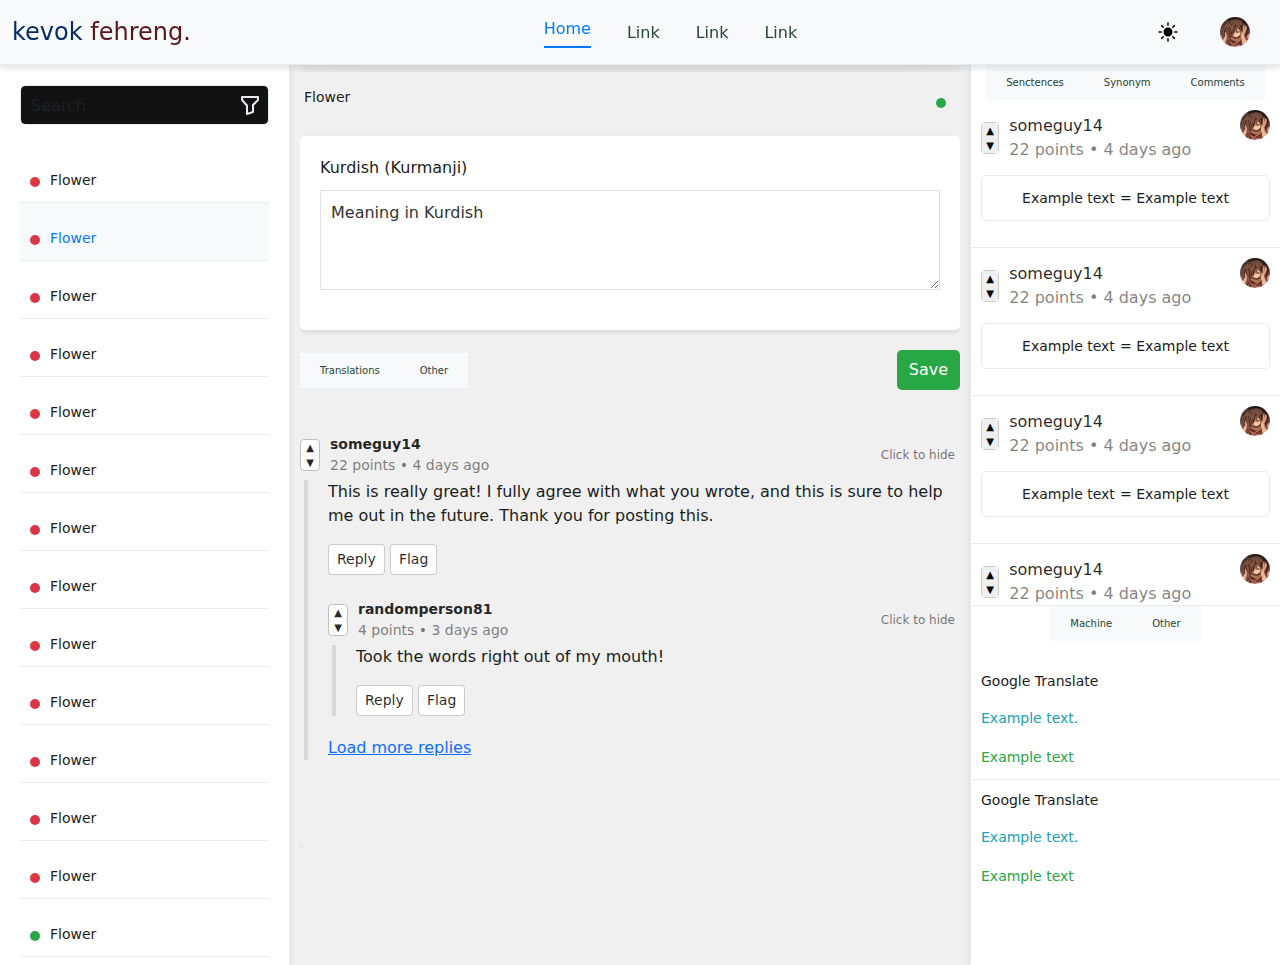
<file: index.html>
<!DOCTYPE html>
<html lang="en">

<head>
    <meta charset="UTF-8">
    <meta name="viewport" content="width=device-width, initial-scale=1.0">
    <link rel="stylesheet" href="/assets/css/bootstrap.min.css">
    <link rel="stylesheet" href="/assets/css/style.css">
    <link rel="stylesheet" href="/assets/css/responsive.css">
    <link rel="stylesheet" href="https://cdnjs.cloudflare.com/ajax/libs/font-awesome/6.5.2/css/all.min.css"
        integrity="sha512-SnH5WK+bZxgPHs44uWIX+LLJAJ9/2PkPKZ5QiAj6Ta86w+fsb2TkcmfRyVX3pBnMFcV7oQPJkl9QevSCWr3W6A=="
        crossorigin="anonymous" referrerpolicy="no-referrer" />
    <title>Kurdish Glossary</title>
</head>

<body>
    <div class="container-app">
        <nav class="navbar navbar-expand-lg bg-body-tertiary">
            <div class="container-fluid">
                <a class="navbar-brand" href="#"><span class="ms-0 text-primary-emphasis">kevok</span> <span class="ms-0 text-danger-emphasis">fehreng.</span></a>
                <button class="navbar-toggler" type="button" data-bs-toggle="collapse"
                    data-bs-target="#navbarSupportedContent" aria-controls="navbarSupportedContent"
                    aria-expanded="false" aria-label="Toggle navigation">
                    <span class="navbar-toggler-icon"></span>
                </button>
                <div class="collapse navbar-collapse" id="navbarSupportedContent">
                    <ul class="navbar-nav m-auto mb-2 mb-lg-0">
                        <li class="nav-item">
                            <a class="nav-link active" aria-current="page" href="#">Home</a>
                        </li>
                        <li class="nav-item">
                            <a class="nav-link" href="#">Link</a>
                        </li>
                        <li class="nav-item">
                            <a class="nav-link" href="#">Link</a>
                        </li>
                        <li class="nav-item">
                            <a class="nav-link" href="#">Link</a>
                        </li>
                    </ul>
                    <ul class="navbar-nav mb-2 mb-lg-0">
                        <li class="nav-item">
                            <button class="btn-svg" aria-pressed="false">
                                <svg fill="currentColor" xmlns="http://www.w3.org/2000/svg" viewBox="0 0 24 24"
                                    class="size-6">
                                    <path
                                        d="M12 2.25a.75.75 0 0 1 .75.75v2.25a.75.75 0 0 1-1.5 0V3a.75.75 0 0 1 .75-.75ZM7.5 12a4.5 4.5 0 1 1 9 0 4.5 4.5 0 0 1-9 0ZM18.894 6.166a.75.75 0 0 0-1.06-1.06l-1.591 1.59a.75.75 0 1 0 1.06 1.061l1.591-1.59ZM21.75 12a.75.75 0 0 1-.75.75h-2.25a.75.75 0 0 1 0-1.5H21a.75.75 0 0 1 .75.75ZM17.834 18.894a.75.75 0 0 0 1.06-1.06l-1.59-1.591a.75.75 0 1 0-1.061 1.06l1.59 1.591ZM12 18a.75.75 0 0 1 .75.75V21a.75.75 0 0 1-1.5 0v-2.25A.75.75 0 0 1 12 18ZM7.758 17.303a.75.75 0 0 0-1.061-1.06l-1.591 1.59a.75.75 0 0 0 1.06 1.061l1.591-1.59ZM6 12a.75.75 0 0 1-.75.75H3a.75.75 0 0 1 0-1.5h2.25A.75.75 0 0 1 6 12ZM6.697 7.757a.75.75 0 0 0 1.06-1.06l-1.59-1.591a.75.75 0 0 0-1.061 1.06l1.59 1.591Z" />
                                    <path fill-rule="evenodd"
                                        d="M9.528 1.718a.75.75 0 0 1 .162.819A8.97 8.97 0 0 0 9 6a9 9 0 0 0 9 9 8.97 8.97 0 0 0 3.463-.69.75.75 0 0 1 .981.98 10.503 10.503 0 0 1-9.694 6.46c-5.799 0-10.5-4.7-10.5-10.5 0-4.368 2.667-8.112 6.46-9.694a.75.75 0 0 1 .818.162Z"
                                        clip-rule="evenodd" />
                                </svg>
                                <span class="sr-only">Toggle Theme</span>
                            </button>
                        </li>
                        <li class="nav-item dropdown user-menu-li">
                            <a class="nav-link" href="#" role="button" data-bs-toggle="dropdown"
                                aria-expanded="false">
                                <img src="/assets/img/avatar.jpg" alt="avatar" class="avatar">
                            </a>
                            <ul class="dropdown-menu">
                                <li><a class="dropdown-item" href="#">Action</a></li>
                                <li><a class="dropdown-item" href="#">Another action</a></li>
                                <li><a class="dropdown-item" href="#">Something else here</a></li>
                            </ul>
                        </li>
                    </ul>
                </div>
            </div>
        </nav>
        <div class="fixed left-bar">
            <div class="left-bar-content">
                <div class="search-bar">
                    <input type="text" class="form-control" placeholder="Search">
                    <div class="dropdown">
                        <a class="btn p-0" href="#" role="button" data-bs-toggle="dropdown"
                            aria-expanded="false">
                            <svg xmlns="http://www.w3.org/2000/svg" width="24" height="24" viewBox="0 0 24 24"
                                fill="none" stroke="currentColor" stroke-width="2" stroke-linecap="round"
                                stroke-linejoin="round"
                                class="icon icon-tabler icons-tabler-outline icon-tabler-filter">
                                <path stroke="none" d="M0 0h24v24H0z" fill="none" />
                                <path
                                    d="M4 4h16v2.172a2 2 0 0 1 -.586 1.414l-4.414 4.414v7l-6 2v-8.5l-4.48 -4.928a2 2 0 0 1 -.52 -1.345v-2.227z" />
                            </svg>
                        </a>
                        <ul class="dropdown-menu">
                            <li><a class="dropdown-item" href="#">Action</a></li>
                            <li><a class="dropdown-item" href="#">Another action</a></li>
                            <li><a class="dropdown-item" href="#">Something else here</a></li>
                        </ul>
                    </div>
                </div>
                <div class="words">
                    <div class="word">
                        <div class="word-status">
                            <span class="badge passive">
                                success
                            </span>
                        </div>
                        <div class="word-title">
                            <span>Flower</span>
                        </div>
                    </div>
                    <div class="word active">
                        <div class="word-status">
                            <span class="badge passive">
                                success
                            </span>
                        </div>
                        <div class="word-title">
                            <span>Flower</span>
                        </div>
                    </div>
                    <div class="word">
                        <div class="word-status">
                            <span class="badge passive">
                                success
                            </span>
                        </div>
                        <div class="word-title">
                            <span>Flower</span>
                        </div>
                    </div>
                    <div class="word">
                        <div class="word-status">
                            <span class="badge passive">
                                success
                            </span>
                        </div>
                        <div class="word-title">
                            <span>Flower</span>
                        </div>
                    </div>
                    <div class="word">
                        <div class="word-status">
                            <span class="badge passive">
                                success
                            </span>
                        </div>
                        <div class="word-title">
                            <span>Flower</span>
                        </div>
                    </div>
                    <div class="word">
                        <div class="word-status">
                            <span class="badge passive">
                                success
                            </span>
                        </div>
                        <div class="word-title">
                            <span>Flower</span>
                        </div>
                    </div>
                    <div class="word">
                        <div class="word-status">
                            <span class="badge passive">
                                success
                            </span>
                        </div>
                        <div class="word-title">
                            <span>Flower</span>
                        </div>
                    </div>
                    <div class="word">
                        <div class="word-status">
                            <span class="badge passive">
                                success
                            </span>
                        </div>
                        <div class="word-title">
                            <span>Flower</span>
                        </div>
                    </div>
                    <div class="word">
                        <div class="word-status">
                            <span class="badge passive">
                                success
                            </span>
                        </div>
                        <div class="word-title">
                            <span>Flower</span>
                        </div>
                    </div>
                    <div class="word">
                        <div class="word-status">
                            <span class="badge passive">
                                success
                            </span>
                        </div>
                        <div class="word-title">
                            <span>Flower</span>
                        </div>
                    </div>
                    <div class="word">
                        <div class="word-status">
                            <span class="badge passive">
                                success
                            </span>
                        </div>
                        <div class="word-title">
                            <span>Flower</span>
                        </div>
                    </div>
                    <div class="word">
                        <div class="word-status">
                            <span class="badge passive">
                                success
                            </span>
                        </div>
                        <div class="word-title">
                            <span>Flower</span>
                        </div>
                    </div>
                    <div class="word">
                        <div class="word-status">
                            <span class="badge passive">
                                success
                            </span>
                        </div>
                        <div class="word-title">
                            <span>Flower</span>
                        </div>
                    </div>
                    <div class="word">
                        <div class="word-status">
                            <span class="badge active">
                                success
                            </span>
                        </div>
                        <div class="word-title">
                            <span>Flower</span>
                        </div>
                    </div>
                    <div class="word">
                        <div class="word-status">
                            <span class="badge pending">
                                success
                            </span>
                        </div>
                        <div class="word-title">
                            <span>Flower</span>
                        </div>
                    </div>
                    <div class="word">
                        <div class="word-status">
                            <span class="badge unknown">
                                success
                            </span>
                        </div>
                        <div class="word-title">
                            <span>Flower</span>
                        </div>
                    </div>
                </div>
            </div>
        </div>
        <div class="word-edit-area">
            <div class="word-edit shadow-lg">
                <!-- left bar toggle button -->
                <div class="responsive-buttons">
                    <button class="toggle-btn">
                        <svg xmlns="http://www.w3.org/2000/svg" width="24" height="24" viewBox="0 0 24 24"
                            fill="none" stroke="currentColor" stroke-width="2" stroke-linecap="round"
                            stroke-linejoin="round"
                            class="icon icon-tabler icons-tabler-outline icon-tabler-align-left">
                            <path stroke="none" d="M0 0h24v24H0z" fill="none" />
                            <path d="M4 6l16 0" />
                            <path d="M4 12l10 0" />
                            <path d="M4 18l14 0" />
                        </svg>
                    </button>
                    <button class="toggle-btn toggle-btn-right">
                        <svg xmlns="http://www.w3.org/2000/svg" width="24" height="24" viewBox="0 0 24 24"
                            fill="none" stroke="currentColor" stroke-width="2" stroke-linecap="round"
                            stroke-linejoin="round"
                            class="icon icon-tabler icons-tabler-outline icon-tabler-align-right">
                            <path stroke="none" d="M0 0h24v24H0z" fill="none" />
                            <path d="M4 6l16 0" />
                            <path d="M4 12l10 0" />
                            <path d="M4 18l14 0" />
                        </svg>
                    </button>
                </div>
                <div class="word-edit-header">
                    <div class="word-edit-title">
                        <span>Flower</span>
                    </div>
                    <div class="word-edit-status">
                        <span class="badge active">
                            success
                        </span>
                    </div>
                </div>
                <div class="word-edit-body">
                    <div class="word-edit-form">
                        <div class="form-group">
                            <label for="word">Kurdish (Kurmanji)</label>
                            <textarea type="text" class="form-control" id="word" placeholder="Meaning in Kurdish"></textarea>
                        </div>
                    </div>
                    <div class="word-edit-footer">
                        <ul class="nav nav-pills me-auto" id="pills-tab" role="tablist">
                            <li class="nav-item" role="presentation">
                                <button class="nav-link active" id="pills-home-tab" data-bs-toggle="pill"
                                    data-bs-target="#pills-home" type="button" role="tab"
                                    aria-controls="pills-home" aria-selected="true">Translations</button>
                            </li>
                            <li class="nav-item" role="presentation">
                                <button class="nav-link" id="pills-profile-tab" data-bs-toggle="pill"
                                    data-bs-target="#pills-profile" type="button" role="tab"
                                    aria-controls="pills-profile" aria-selected="false">Other</button>
                            </li>
                        </ul>
                        <button class="btn success">Save</button>
                    </div>
                    <div class="tab-content" id="pills-tabContent">
                        <div class="tab-pane fade show active" id="pills-home" role="tabpanel"
                            aria-labelledby="pills-home-tab" tabindex="0">
                            <div class="translations">
                                <div class="comment-thread">
                                    <!-- Comment 1 start -->
                                    <details open class="comment" id="comment-1">
                                        <a href="#comment-1" class="comment-border-link">
                                            <span class="sr-only-comment">Jump to comment-1</span>
                                        </a>
                                        <summary>
                                            <div class="comment-heading">
                                                <div class="comment-voting">
                                                    <button type="button">
                                                        <span aria-hidden="true">&#9650;</span>
                                                        <span class="sr-only-comment">Vote up</span>
                                                    </button>
                                                    <button type="button">
                                                        <span aria-hidden="true">&#9660;</span>
                                                        <span class="sr-only-comment">Vote down</span>
                                                    </button>
                                                </div>
                                                <div class="comment-info">
                                                    <a href="#" class="comment-author">someguy14</a>
                                                    <p class="m-0">
                                                        22 points &bull; 4 days ago
                                                    </p>
                                                </div>
                                            </div>
                                        </summary>

                                        <div class="comment-body">
                                            <p>
                                                This is really great! I fully agree with what you wrote, and this is
                                                sure to help me out in the future. Thank you for posting this.
                                            </p>
                                            <button type="button" data-toggle="reply-form"
                                                data-target="comment-1-reply-form">Reply</button>
                                            <button type="button">Flag</button>

                                            <!-- Reply form start -->
                                            <form method="POST" class="reply-form d-none" id="comment-1-reply-form">
                                                <textarea placeholder="Reply to comment" rows="4"></textarea>
                                                <button type="submit">Submit</button>
                                                <button type="button" data-toggle="reply-form"
                                                    data-target="comment-1-reply-form">Cancel</button>
                                            </form>
                                            <!-- Reply form end -->
                                        </div>

                                        <div class="replies">
                                            <!-- Comment 2 start -->
                                            <details open class="comment" id="comment-2">
                                                <a href="#comment-2" class="comment-border-link">
                                                    <span class="sr-only-comment">Jump to comment-2</span>
                                                </a>
                                                <summary>
                                                    <div class="comment-heading">
                                                        <div class="comment-voting">
                                                            <button type="button">
                                                                <span aria-hidden="true">&#9650;</span>
                                                                <span class="sr-only-comment">Vote up</span>
                                                            </button>
                                                            <button type="button">
                                                                <span aria-hidden="true">&#9660;</span>
                                                                <span class="sr-only-comment">Vote down</span>
                                                            </button>
                                                        </div>
                                                        <div class="comment-info">
                                                            <a href="#"
                                                                class="comment-author">randomperson81</a>
                                                            <p class="m-0">
                                                                4 points &bull; 3 days ago
                                                            </p>
                                                        </div>
                                                    </div>
                                                </summary>

                                                <div class="comment-body">
                                                    <p>
                                                        Took the words right out of my mouth!
                                                    </p>
                                                    <button type="button" data-toggle="reply-form"
                                                        data-target="comment-2-reply-form">Reply</button>
                                                    <button type="button">Flag</button>

                                                    <!-- Reply form start -->
                                                    <form method="POST" class="reply-form d-none"
                                                        id="comment-2-reply-form">
                                                        <textarea placeholder="Reply to comment" rows="4"></textarea>
                                                        <button type="submit">Submit</button>
                                                        <button type="button" data-toggle="reply-form"
                                                            data-target="comment-2-reply-form">Cancel</button>
                                                    </form>
                                                    <!-- Reply form end -->
                                                </div>
                                            </details>
                                            <!-- Comment 2 end -->

                                            <a href="#load-more">Load more replies</a>
                                        </div>
                                    </details>
                                    <!-- Comment 1 end -->
                                </div>
                            </div>
                            <div class="tab-pane fade" id="pills-profile" role="tabpanel"
                                aria-labelledby="pills-profile-tab" tabindex="0">

                            </div>
                            <div class="tab-pane fade" id="pills-contact" role="tabpanel"
                                aria-labelledby="pills-contact-tab" tabindex="0">...</div>
                            <div class="tab-pane fade" id="pills-disabled" role="tabpanel"
                                aria-labelledby="pills-disabled-tab" tabindex="0">...</div>
                        </div>
                    </div>
                </div>
            </div>
        </div>
        <div class="fixed right-bar">
            <div class="right-bar-content">
                <ul class="nav nav-pills mb-3 " id="pills-tab" role="tablist">
                    <li class="nav-item" role="presentation">
                        <button class="nav-link " id="pills-senctences-tab" data-bs-toggle="pill"
                            data-bs-target="#pills-senctences" type="button" role="tab"
                            aria-controls="pills-senctences" aria-selected="false">Senctences</button>
                    </li>
                    <li class="nav-item" role="presentation">
                        <button class="nav-link active" id="pills-synonym-tab" data-bs-toggle="pill"
                            data-bs-target="#pills-synonym" type="button" role="tab"
                            aria-controls="pills-synonym" aria-selected="false">Synonym</button>
                    </li>
                    <li class="nav-item" role="presentation">
                        <button class="nav-link " id="pills-comments-tab" data-bs-toggle="pill"
                            data-bs-target="#pills-comments" type="button" role="tab"
                            aria-controls="pills-comments" aria-selected="false">Comments</button>
                    </li>
                </ul>
                <div class="tab-content" id="pills-tabContent">
                    <div class="tab-pane fade " id="pills-senctences" role="tabpanel"
                        aria-labelledby="pills-senctences-tab" tabindex="0">
                        <div class="example-senctences-area">
                            <div class="example-senctence">
                                <div class="example-senctence-heading">
                                    <div class="example-senctence-voting">
                                        <button type="button">
                                            <span aria-hidden="true">&#9650;</span>
                                            <span class="sr-only-senctence">Vote up</span>
                                        </button>
                                        <button type="button">
                                            <span aria-hidden="true">&#9660;</span>
                                            <span class="sr-only-senctence">Vote down</span>
                                        </button>
                                    </div>
                                    <div class="example-senctence-info">
                                        <div class="">
                                            <a href="" class="example-senctence-author">someguy14</a>
                                            <p class="m-0 example-senctence-text">
                                                22 points &bull; 4 days ago
                                            </p>
                                        </div>
                                        <img src="/assets/img/avatar.jpg" alt="avatar" class="avatar">
                                    </div>
                                </div>
                                <div class="example-senctence-body">
                                    <div class="sencetence-category float-end badge text-bg-info">
                                        <span>Category</span>
                                    </div>
                                    <p>
                                        <span class="synonym-text">
                                            Lorem ipsum dolor, sit amet consectetur adipisicing elit. Mollitia nisi
                                            velit omnis, tenetur impedit ipsam libero voluptatem obcaecati laudantium
                                            dolores in aliquam! Totam doloribus, deserunt aperiam iusto autem eligendi
                                            perspiciatis.
                                        </span>
                                    </p>

                                </div>
                            </div>
                            <div class="example-senctence">
                                <div class="example-senctence-heading">
                                    <div class="example-senctence-voting">
                                        <button type="button">
                                            <span aria-hidden="true">&#9650;</span>
                                            <span class="sr-only-senctence">Vote up</span>
                                        </button>
                                        <button type="button">
                                            <span aria-hidden="true">&#9660;</span>
                                            <span class="sr-only-senctence">Vote down</span>
                                        </button>
                                    </div>
                                    <div class="example-senctence-info">
                                        <div class="">
                                            <a href="" class="example-senctence-author">someguy14</a>
                                            <p class="m-0 example-senctence-text">
                                                22 points &bull; 4 days ago
                                            </p>
                                        </div>
                                        <img src="/assets/img/avatar.jpg" alt="avatar" class="avatar">
                                    </div>
                                </div>
                                <div class="example-senctence-body">
                                    <div class="sencetence-category float-end badge text-bg-info">
                                        <span>Category</span>
                                    </div>
                                    <p>
                                        <span class="synonym-text">
                                            Lorem ipsum dolor, sit amet consectetur adipisicing elit. Mollitia nisi
                                            velit omnis, tenetur impedit ipsam libero voluptatem obcaecati laudantium
                                            dolores in aliquam! Totam doloribus, deserunt aperiam iusto autem eligendi
                                            perspiciatis.
                                        </span>
                                    </p>

                                </div>
                            </div>
                        </div>
                    </div>
                    <div class="tab-pane fade show active" id="pills-synonym" role="tabpanel"
                        aria-labelledby="pills-synonym-tab" tabindex="0">
                        <div class="synonym-area">
                            <!-- Synonyms added by users -->
                            <div class="synonym">
                                <div class="synonym-heading">
                                    <div class="synonym-voting">
                                        <button type="button">
                                            <span aria-hidden="true">&#9650;</span>
                                            <span class="sr-only-synonym">Vote up</span>
                                        </button>
                                        <button type="button">
                                            <span aria-hidden="true">&#9660;</span>
                                            <span class="sr-only-synonym">Vote down</span>
                                        </button>
                                    </div>
                                    <div class="synonym-info">
                                        <div class="">
                                            <a href="" class="synonym-author">someguy14</a>
                                            <p class="m-0 synonym-text">
                                                22 points &bull; 4 days ago
                                            </p>
                                        </div>
                                        <img src="/assets/img/avatar.jpg" alt="avatar" class="avatar">
                                    </div>
                                </div>
                                <div class="synonym-body text-center">
                                    <p>
                                        <span class="original-text">Example text</span>
                                        <span class="equal"></span>
                                        <span class="synonym-text">Example text</span>
                                    </p>
                                </div>
                            </div>
                            <div class="synonym">
                                <div class="synonym-heading">
                                    <div class="synonym-voting">
                                        <button type="button">
                                            <span aria-hidden="true">&#9650;</span>
                                            <span class="sr-only-synonym">Vote up</span>
                                        </button>
                                        <button type="button">
                                            <span aria-hidden="true">&#9660;</span>
                                            <span class="sr-only-synonym">Vote down</span>
                                        </button>
                                    </div>
                                    <div class="synonym-info">
                                        <div class="">
                                            <a href="" class="synonym-author">someguy14</a>
                                            <p class="m-0 synonym-text">
                                                22 points &bull; 4 days ago
                                            </p>
                                        </div>
                                        <img src="/assets/img/avatar.jpg" alt="avatar" class="avatar">
                                    </div>
                                </div>
                                <div class="synonym-body text-center">
                                    <p>
                                        <span class="original-text">Example text</span>
                                        <span class="equal"></span>
                                        <span class="synonym-text">Example text</span>
                                    </p>
                                </div>
                            </div>
                            <div class="synonym">
                                <div class="synonym-heading">
                                    <div class="synonym-voting">
                                        <button type="button">
                                            <span aria-hidden="true">&#9650;</span>
                                            <span class="sr-only-synonym">Vote up</span>
                                        </button>
                                        <button type="button">
                                            <span aria-hidden="true">&#9660;</span>
                                            <span class="sr-only-synonym">Vote down</span>
                                        </button>
                                    </div>
                                    <div class="synonym-info">
                                        <div class="">
                                            <a href="" class="synonym-author">someguy14</a>
                                            <p class="m-0 synonym-text">
                                                22 points &bull; 4 days ago
                                            </p>
                                        </div>
                                        <img src="/assets/img/avatar.jpg" alt="avatar" class="avatar">
                                    </div>
                                </div>
                                <div class="synonym-body text-center">
                                    <p>
                                        <span class="original-text">Example text</span>
                                        <span class="equal"></span>
                                        <span class="synonym-text">Example text</span>
                                    </p>
                                </div>
                            </div>
                            <div class="synonym">
                                <div class="synonym-heading">
                                    <div class="synonym-voting">
                                        <button type="button">
                                            <span aria-hidden="true">&#9650;</span>
                                            <span class="sr-only-synonym">Vote up</span>
                                        </button>
                                        <button type="button">
                                            <span aria-hidden="true">&#9660;</span>
                                            <span class="sr-only-synonym">Vote down</span>
                                        </button>
                                    </div>
                                    <div class="synonym-info">
                                        <div class="">
                                            <a href="" class="synonym-author">someguy14</a>
                                            <p class="m-0 synonym-text">
                                                22 points &bull; 4 days ago
                                            </p>
                                        </div>
                                        <img src="/assets/img/avatar.jpg" alt="avatar" class="avatar">
                                    </div>
                                </div>
                                <div class="synonym-body text-center">
                                    <p>
                                        <span class="original-text">Example text</span>
                                        <span class="equal"></span>
                                        <span class="synonym-text">Example text</span>
                                    </p>
                                </div>
                            </div>
                            <div class="synonym">
                                <div class="synonym-heading">
                                    <div class="synonym-voting">
                                        <button type="button">
                                            <span aria-hidden="true">&#9650;</span>
                                            <span class="sr-only-synonym">Vote up</span>
                                        </button>
                                        <button type="button">
                                            <span aria-hidden="true">&#9660;</span>
                                            <span class="sr-only-synonym">Vote down</span>
                                        </button>
                                    </div>
                                    <div class="synonym-info">
                                        <div class="">
                                            <a href="" class="synonym-author">someguy14</a>
                                            <p class="m-0 synonym-text">
                                                22 points &bull; 4 days ago
                                            </p>
                                        </div>
                                        <img src="/assets/img/avatar.jpg" alt="avatar" class="avatar">
                                    </div>
                                </div>
                                <div class="synonym-body text-center">
                                    <p>
                                        <span class="original-text">Example text</span>
                                        <span class="equal"></span>
                                        <span class="synonym-text">Example text</span>
                                    </p>
                                </div>
                            </div>
                        </div>
                    </div>
                    <div class="tab-pane fade " id="pills-comments" role="tabpanel"
                        aria-labelledby="pills-comments-tab" tabindex="0">
                        <div class="comments-area">
                            <div class="comments-input">
                                <input class="form-control" rows="1" placeholder="Write a comment">
                                <button class="btn success">Send</button>
                            </div>
                            <div class="comment">
                                <div class="comment-heading">
                                    <div class="comment-voting">
                                        <button type="button">
                                            <span aria-hidden="true">&#9650;</span>
                                            <span class="sr-only-comment">Vote up</span>
                                        </button>
                                        <button type="button">
                                            <span aria-hidden="true">&#9660;</span>
                                            <span class="sr-only-comment">Vote down</span>
                                        </button>
                                    </div>
                                    <div class="comment-info">
                                        <div class="">
                                            <a href="" class="comment-author">someguy14</a>
                                            <p class="m-0">
                                                22 points &bull; 4 days ago
                                            </p>
                                        </div>
                                        <img src="/assets/img/avatar.jpg" alt="avatar" class="avatar">
                                    </div>
                                </div>
                                <div class="comment-body">
                                    <p>
                                        This is really great! I fully agree with what you wrote, and this is sure to
                                        help me out in the future. Thank you for posting this.
                                    </p>
                                    <button type="button" data-toggle="reply-form"
                                        data-target="comment-1-reply-form">Reply</button>
                                    <button type="button">Flag</button>
                                    <form method="POST" class="reply-form d-none" id="comment-1-reply-form">
                                        <textarea placeholder="Reply to comment" rows="4"></textarea>
                                        <button type="submit">Submit</button>
                                        <button type="button" data-toggle="reply-form"
                                            data-target="comment-1-reply-form">Cancel</button>
                                    </form>
                                </div>
                            </div>
                        </div>
                    </div>
                </div>
            </div>
            <div class="righ-bar-half">
                <ul class="nav nav-pills mb-3" id="pills-tab" role="tablist">
                    <li class="nav-item" role="presentation">
                        <button class="nav-link active" id="pills-home-tab" data-bs-toggle="pill"
                            data-bs-target="#pills-home" type="button" role="tab" aria-controls="pills-home"
                            aria-selected="true">Machine</button>
                    </li>
                    <li class="nav-item" role="presentation">
                        <button class="nav-link" id="pills-profile-tab" data-bs-toggle="pill"
                            data-bs-target="#pills-profile" type="button" role="tab"
                            aria-controls="pills-profile" aria-selected="false">Other</button>
                    </li>
                </ul>
                <div class="tab-content" id="pills-tabContent">
                    <div class="tab-pane fade show active" id="pills-home" role="tabpanel"
                        aria-labelledby="pills-home-tab" tabindex="0">
                        <div class="translations">
                            <div class="translation">
                                <p class="translation-title text-start">
                                    Google Translate</p>
                                <div class="translation-body">
                                    <p class="original-text">Example text.</p>
                                    <span class="translation-text">Example text</span>
                                </div>
                            </div>
                            <div class="translation">
                                <p class="translation-title text-start">
                                    Google Translate</p>
                                <div class="translation-body">
                                    <p class="original-text">Example text.</p>
                                    <span class="translation-text">Example text</span>
                                </div>
                            </div>
                            <div class="translation">
                                <p class="translation-title text-start">
                                    Google Translate</p>
                                <div class="translation-body">
                                    <p class="original-text">Example text.</p>
                                    <span class="translation-text">Example text</span>
                                </div>
                            </div>
                        </div>
                    </div>
                    <div class="tab-pane fade" id="pills-profile" role="tabpanel"
                        aria-labelledby="pills-profile-tab" tabindex="0">...</div>
                </div>
            </div>
        </div>
    </div>
    <script src="https://code.jquery.com/jquery-3.7.1.min.js"
        integrity="sha256-/JqT3SQfawRcv/BIHPThkBvs0OEvtFFmqPF/lYI/Cxo=" crossorigin="anonymous"></script>
    <script src="/assets/js/bootstrap.min.js"></script>
    <script src="/assets/js/main.js"></script>
    <script>
        document.addEventListener(
            "click",
            function(event) {
                var target = event.target;
                var replyForm;
                if (target.matches("[data-toggle='reply-form']")) {
                    replyForm = document.getElementById(target.getAttribute("data-target"));
                    replyForm.classList.toggle("d-none");
                }
            },
            false
        );
    </script>
</body>

</html>
</file>
<file: assets/css/style.css>
@import url('https://fonts.googleapis.com/css2?family=Ubuntu:ital, wght@0, 300;0, 400;0, 500;0, 700;1, 300;1, 400;1, 500;1, 700 &display=swap');


* {
	margin: 0;
	padding: 0;
	box-sizing: border-box;
}


:root {
	--primary-color: #254336;
	--secondary-color: #6B8A7A;
	--success-color: #28a745;
	--info-color: #17a2b8;
	--warning-color: #ffc107;
	--danger-color: #dc3545;
	--light-color: #f8f9fa;
	--dark-color: #343a40;
	--hover-color: #007bff;
	--dark-theme: #131212;
	--light-theme: #f0f0f0;
	--dark-theme-card: #1c1c1c;
	--light-theme-card: #fff;

}


/* Varsayılan tema (Light) */
body {
	background-color: var(--light-theme);
	color: #1c1c1c;
	transition: background-color 0.3s, color 0.3s;
	height: 100vh;
	overflow: hidden;
}

/* Dark tema */
body.dark-theme {
	background-color: var(--dark-theme);
	color: #e0e0e0;
}

/* scroll css minimalis	*/
::-webkit-scrollbar {
	width: 10px;
}

::-webkit-scrollbar-track {
	background: #f1f1f1;
}

::-webkit-scrollbar-thumb {
	background: #888;
}

::-webkit-scrollbar-thumb:hover {
	background: #555;
}

body.dark-theme ::-webkit-scrollbar {
	width: 10px;
}

body.dark-theme ::-webkit-scrollbar-track {
	background: #afa3a3;
}

body.dark-theme ::-webkit-scrollbar-thumb {
	background: #000000;
}


.sr-only {
	position: absolute;
	width: 1px;
	height: 1px;
	padding: 0;
	margin: -1px;
	overflow: hidden;
	clip: rect(0, 0, 0, 0);
	white-space: nowrap;
	border-width: 0;
}

/* tema değiştikten sonra buton */
body.dark-theme [aria-pressed] {
	color: yellow !important;
}

/* tema değiştikten sonra buton */
body [aria-pressed] {
	color: black !important;
}

[aria-pressed] {
	top: 1rem;
	right: 1rem;
	width: 48px;
	aspect-ratio: 1;
	padding: 0;
	border: 0;
	display: grid;
	place-items: center;
	border-radius: 6px;
	transition: background 0.2;
	cursor: pointer;
	background-color: color-mix(in lch, canvas, canvasText calc(var(--intent) * 15%));
}


[aria-pressed=true] path:nth-of-type(1) {
	display: none;
}
[aria-pressed=false] path:nth-of-type(2) {
	display: none;
}

.btn-svg svg {
	width: 50%;
}

.btn-svg:is(:focus-visible, :hover) {
	--intent: 1;
}

body.hidden{
	overflow: hidden;
}

body.dark-theme .navbar {
	background-color: var(--dark-theme) !important;
	color: #fff;
	box-shadow: 0 4px 5px rgba(0, 0, 0, 0.1);
	border-bottom: 1px solid #333;
}

.navbar {
	background-color: var(--light-theme);
	color: #333;
	box-shadow: 0 4px 5px rgba(0, 0, 0, 0.1);
	border-bottom: 1px solid #e9ecef;
	z-index: 2;
}

.user-menu-li a {
	color: (var(--primary-color)) !important;
	font-size: 16px;
	font-weight: 500;
	padding: 0 10px;
	display: flex;
	align-items: center;
	justify-content: center;
	text-decoration: none;
}

body.dark-theme .user-menu-li a {
	color: #fff !important;
}

.user-menu-li a:hover {
	--intent: 1;
}
.user-menu-li a img {
	height: 30px;
	width: 30px;
	border-radius: 50%;
}

.user-menu-li .dropdown-menu {
	background-color: #fff;
	border: 1px solid #e9ecef;
	border-radius: 0;
	box-shadow: 0 2px 5px rgba(0, 0, 0, 0.1);
	padding: 0;
	margin-top: 17px;
	min-width: 200px;
	/* en sola al */
	position: absolute;
	left: -155px;
}

body.dark-theme .user-menu-li .dropdown-menu {
	background-color: var(--dark-theme);
	border: 1px solid #333;
}

.user-menu-li .dropdown-menu a {
	color: #333;
	font-size: 16px;
	font-weight: 500;
	padding: 10px 20px;
	text-decoration: none;
}

body.dark-theme .user-menu-li .dropdown-menu a {
	color: #fff;
}

.user-menu-li .dropdown-menu a:hover {
	background-color: #e4e9ee;
}


body.dark-theme .user-menu-li .dropdown-menu a:hover {
	background-color: #333;
}

.navbar-nav .nav-item {
	margin: 0 10px;
}

.navbar-nav .nav-item a {
	color: var(--primary-color);
	font-size: 16px;
	font-weight: 500;
	text-decoration: none;
}

body.dark-theme .navbar-nav .nav-item a {
	color: #fff;
}

.navbar-nav .nav-item a:hover {
	color: var(--hover-color);
}


body.dark-theme .navbar-nav .nav-item a:hover {
	color: var(--hover-color);
}


.navbar-nav .nav-item a.active {
	color: var(--hover-color);
}

body.dark-theme .navbar-nav .nav-item a.active {
	color: var(--hover-color);
}

.navbar-nav .nav-item a.active::after {
	content: '';
	display: block;
	width: 100%;
	height: 2px;
	background-color: var(--hover-color);
	margin-top: 5px;
}


.navbar-nav .nav-item a.active:hover {
	color: var(--hover-color);
}

.navbar-nav .nav-item a.active:hover::after {
	background-color: var(--hover-color);
}

.navbar-toggler {
	color: var(--primary-color);
	border: none;
}

.navbar-toggler:focus {
	outline: none;
}

.navbar-toggler-icon {
	background-color: white;
	border: 3px solid var(--primary-color);
	color: #fff !important;
	border-radius: 5px;
}

body.dark-theme .navbar-toggler-icon {
	background-color: var(--dark-theme);
	border: 3px solid #fff;
}

.navbar-collapse .navbar-nav {
	align-items: center;
	transition: all 0.3s ease;
}


.navbar-collapse.show {
	justify-content: flex-end;
}

.navbar-collapse.show .navbar-nav {
	align-items: center;
	border: 1px solid #e9ecef;
	border-radius: 5px;
	padding: 10px;
	background-color: #fff;
	box-shadow: 0 2px 5px rgba(0, 0, 0, 0.1);
}

body.dark-theme .navbar-collapse.show .navbar-nav {
	background-color: var(--dark-theme);
	border: 1px solid #333;
}

.navbar-collapse.show .navbar-nav .dropdown-menu {
	background-color: #fff;
	border: 1px solid #e9ecef;
	border-radius: 5px;
	box-shadow: 0 2px 5px rgba(0, 0, 0, 0.1);
	padding: 0;
	margin-top: 10px;
	min-width: 200px;
	position: absolute;
	/* center */
	left: 50%;
	transform: translateX(-50%);
}

body.dark-theme .navbar-collapse.show .navbar-nav .dropdown-menu {
	background-color: var(--dark-theme);
	border: 1px solid #333;
}

.navbar-collapse.show .navbar-nav .nav-item {
	margin: 0 10px;
}

.navbar-collapse.show .navbar-nav .nav-item a {
	color: var(--primary-color);
	font-size: 16px;
	font-weight: 500;
	text-decoration: none;
}

body.dark-theme .navbar-collapse.show .navbar-nav .nav-item a {
	color: #fff;
}

.navbar-collapse.show .navbar-nav .nav-item a:hover {
	color: var(--hover-color);
}

body.dark-theme .navbar-collapse.show .navbar-nav .nav-item a:hover {
	color: var(--hover-color);
}

.navbar-collapse.show .navbar-nav .nav-item a.active {
	color: var(--hover-color);
}

body.dark-theme .navbar-collapse.show .navbar-nav .nav-item a.active {
	color: var(--hover-color);
}

.navbar-collapse.show .navbar-nav .nav-item a.active::after {
	content: '';
	display: block;
	width: 100%;
	height: 2px;
	background-color: var(--hover-color);
	margin-top: 5px;
}

.navbar-collapse.show .navbar-nav .nav-item a.active:hover {
	color: var(--hover-color);
}

.navbar-collapse.show .navbar-nav .nav-item a.active:hover::after {
	background-color: var(--hover-color);
}

.navbar-brand {
	color: var(--primary-color);
	font-size: 24px;
	font-weight: 500;
}

body.dark-theme .navbar-brand {
	color: #fff;
}

.navbar-brand:hover {
	color: var(--hover-color);
}

body.dark-theme .navbar-brand:hover {
	color: var(--hover-color);
}


.navbar-brand img {
	height: 40px;
	width: 40px;
	border-radius: 50%;
}

.navbar-brand span {
	margin-left: 10px;
}

.fixed.left-bar {
	position: absolute;
	top: 0;
	left: 0;
	width: 290px;
	height: 100%;
	margin-top: 65px;
	background-color: var(--light-theme-card);
	box-shadow: 0 4px 5px rgba(0, 0, 0, 0.1);
	transition: width 0.3s;
	border-right: 1px solid #e9ecef;
	overflow-y: auto;
	z-index: 1;
}



.fixed.left-bar.show-sidebar {
	display: block;
	transition: all 3s;
}

/* width animasyonu */
.fixed.left-bar.show-sidebar {
	width: 290px;
}

body.dark-theme .fixed.left-bar {
	background-color: var(--dark-theme-card);
	border-right: 1px solid #333;
}

.left-bar-content {
	padding: 20px;
}

.left-bar-content .search-bar {
	display: flex;
	align-items: center;
	margin-bottom: 20px;
}

.left-bar-content .search-bar input {
	width: 100%;
	height: 40px;
	border: 1px solid #e9ecef;
	border-radius: 5px;
	padding: 0 10px;
	font-size: 16px;
	font-weight: 500;
	box-shadow: none;
	background-color: var(--dark-theme) !important;
	position: relative;
}

/* filter button add under input */

.left-bar-content .search-bar .dropdown {
	position: absolute;
	right: 27px;
	background-color: transparent;
	border-radius: 5px;
}

.left-bar-content .search-bar .dropdown a {
	border: none;
	color: #e9ecef;
	font-size: 16px;
	font-weight: 500;
	padding: 10px;
	width: 100%;
	text-align: left;
}

.left-bar-content .search-bar .dropdown a:hover {
	color: var(--hover-color);
}


.left-bar-content .search-bar .dropdown .dropdown-menu {
	background-color: #fff;
	border: 1px solid #e9ecef;
	border-radius: 5px;
	box-shadow: 0 2px 5px rgba(0, 0, 0, 0.1);
	padding: 0;
	margin-top: 10px;
	min-width: 200px;
	position: absolute;
	/* center */
}

body.dark-theme .left-bar-content .search-bar .dropdown .dropdown-menu {
	background-color: var(--dark-theme);
	border: 1px solid #333;
}

body.dark-theme .left-bar-content .search-bar input {
	background-color: var(--dark-theme);
	color: #fff;
	border: 1px solid #333;
}

body.dark-theme .left-bar-content .search-bar input::placeholder {
	color: #fff !important;
}

.left-bar-content .words {
	margin-bottom: 20px;
	padding-bottom: 28px;
}

.left-bar-content .words .word {
	display: flex;
	align-items: center;
	justify-content: start;
	border-bottom: 1px solid #e9ecef;
	padding: 10px;
	cursor: pointer;
}

.left-bar-content .words .word.active{
	background-color: #f8f9fa;
	color: var(--hover-color);
}

.left-bar-content .words .word:last-child {
	border-bottom: none;
}

.left-bar-content .words .word:hover {
	background-color: #f8f9fa;
	color: var(--hover-color);
}


.left-bar-content .words .word-status .badge {
	width: 10px;
	height: 10px;
	border-radius: 50%;
	margin-right: 10px;
	/* içindeki yazıyı sil */
	font-size: 0;
}


.left-bar-content .words .word-status .badge.active {
	background-color: var(--success-color);
}

.left-bar-content .words .word-status .badge.passive {
	background-color: var(--danger-color);
}

.left-bar-content .words .word-status .badge.pending {
	background-color: var(--warning-color);
}

.left-bar-content .words .word-status .badge.unknown {
	background-color: var(--info-color);
}

.left-bar-content .words .word-title {
	font-size: 16px;
	font-weight: 500;
	margin-top: 13px;
}

.left-bar-content .words .word-title span {
	font-size: 14px;
	font-weight: 400;
}

.left-bar-content .words .word-title span:hover {
	color: var(--hover-color);
}

.word-edit-area {
	margin-left: 300px;
	margin-right: 320px;
	padding-top: 7px;
	overflow-y: auto;
}

.word-edit-area .word-edit{
	overflow: auto;
    max-height: 100vh;
	border-bottom: none;
	border-bottom-left-radius: 5px;
	padding-bottom: 20px;
}

body.dark-theme .word-edit-area .word-edit{
	border-bottom: none;
}


.word-edit-area  .word-edit .responsive-buttons {
	display: none;
}

.word-edit-area  .word-edit .responsive-buttons .toggle-btn {
	background-color: var(--light-theme-card);
	border: 1px solid #e9ecef;
	border-radius: 5px;
	padding: 10px;
	cursor: pointer;
	margin-left: 10px;
	margin-right: 10px;
}

.word-edit-area  .word-edit .responsive-buttons .toggle-btn.toggle-btn-right {
	position: absolute;
	right: 0;
}

.word-edit-area  .word-edit .responsive-buttons .toggle-btn.toggle-btn-left {
	position: absolute;
	left: 0;
}


.word-edit-area  .word-edit .responsive-buttons .toggle-btn svg {
	width: 20px;
	height: 20px;
	color: var(--primary-color);
}

body.dark-theme .word-edit-area  .word-edit .responsive-buttons .toggle-btn {
	background-color: var(--dark-theme-card);
	border: 1px solid #333;
}

body.dark-theme .word-edit-area  .word-edit .responsive-buttons .toggle-btn svg {
	color: #fff !important;
}



.word-edit-area .word-edit .word-edit-header {
	display: flex;
	align-items: center;
	justify-content: space-between;
	margin-bottom: 20px;
	padding: 4px;
}

.word-edit-area .word-edit .word-edit-header .word-edit-title {
	font-size: 24px;
	font-weight: 500;
}

.word-edit-area .word-edit .word-edit-header .word-edit-status .badge {
	width: 10px;
	height: 10px;
	border-radius: 50%;
	margin-right: 10px;
	/* içindeki yazıyı sil */
	font-size: 0;
}

.word-edit-area .word-edit .word-edit-header .word-edit-status .badge.active {
	background-color: var(--success-color);
}

.word-edit-area .word-edit .word-edit-header .word-edit-status .badge.passive {
	background-color: var(--danger-color);
}

.word-edit-area .word-edit .word-edit-header .word-edit-status .badge.pending {
	background-color: var(--warning-color);
}

.word-edit-area .word-edit .word-edit-header .word-edit-status .badge.unknown {
	background-color: var(--info-color);
}

.word-edit-area .word-edit .word-edit-header .word-edit-title span {
	font-size: 14px;
	font-weight: 400;
}

.word-edit-area .word-edit .word-edit-header .word-edit-title span:hover {
	color: var(--hover-color);
}

.word-edit-area .word-edit .word-edit-body .word-edit-form {
	background-color: var(--light-theme-card);
	padding: 20px;
	border-radius: 5px;
	box-shadow: 0 2px 5px rgba(0, 0, 0, 0.1);
}

body.dark-theme .word-edit-area .word-edit .word-edit-body .word-edit-form {
	background-color: var(--dark-theme-card);
}

.word-edit-area .word-edit .word-edit-body .word-edit-form .form-group {
	margin-bottom: 20px;
}

.word-edit-area .word-edit .word-edit-body .word-edit-form .form-group label {
	font-size: 16px;
	font-weight: 500;
	margin-bottom: 10px;
}

.word-edit-area .word-edit .word-edit-body .word-edit-form .form-group input {
	width: 100%;
	height: 40px;
	border-radius: 0px;
	padding: 0 10px;
	font-size: 16px;
	font-weight: 500;
	box-shadow: none;
}

body.dark-theme .word-edit-area .word-edit .word-edit-body .word-edit-form .form-group input {
	background-color: var(--dark-theme);
	color: #fff;
	border: 1px solid #333;
}

.word-edit-area .word-edit .word-edit-body .word-edit-form .form-group input::placeholder {
	color: #333;
}

.word-edit-area .word-edit .word-edit-body .word-edit-form .form-group input:focus {
	border: 1px solid var(--primary-color) !important;
}

.word-edit-area .word-edit .word-edit-body .word-edit-form .button-groups {
	display: flex;
	align-items: center;
	justify-content: flex-start;
	gap: 10px;
	margin-bottom: 20px;
}

.word-edit-area .word-edit .word-edit-body .word-edit-form .button-groups .btn {
	height: 40px;
	border: none;
	border-radius: 5px;
	font-size: 14px;
	font-weight: 500;
	cursor: pointer;
}

.word-edit-area .word-edit .word-edit-body .word-edit-form .button-groups .info{
	background-color: var(--info-color);
	color: #fff;
}

.word-edit-area .word-edit .word-edit-body .word-edit-form .button-groups .great{
	background-color: #6B8A7A;
	color: #fff;
}

.word-edit-area .word-edit .word-edit-body .word-edit-form .button-groups .great:hover{
	background-color: #6B8A7A;
}



.word-edit-area .word-edit .word-edit-body .word-edit-form .button-groups .info:hover{
	background-color: #17a2b8;
}

.word-edit-area .word-edit .word-edit-body .word-edit-form .button-groups .success{
	background-color: var(--success-color);
	color: #fff;
	/* en sona at */
	margin-left: auto;
}

.word-edit-area .word-edit .word-edit-body .word-edit-form .button-groups .success:hover{
	background-color: #28a745;
}

.word-edit-area .word-edit .word-edit-body .word-edit-form .button-groups .primary{
	background-color: var(--primary-color);
	color: #fff;
}

.word-edit-area .word-edit .word-edit-body .word-edit-form .button-groups .primary:hover{
	background-color: #254336;
}
.word-edit-area .word-edit .word-edit-body .word-edit-form .form-group textarea {
	width: 100%;
	height: 100px;
	border-radius: 0px;
	padding: 10px;
	font-size: 16px;
	font-weight: 500;
	box-shadow: none;
}

body.dark-theme .word-edit-area .word-edit .word-edit-body .word-edit-form .form-group textarea {
	background-color: var(--dark-theme);
	color: #fff;
	border: 1px solid #333;
}

.word-edit-area .word-edit .word-edit-body .word-edit-form .form-group textarea::placeholder {
	color: #333;
}

.word-edit-area .word-edit .word-edit-body .word-edit-form .form-group textarea:focus {
	border: 1px solid var(--primary-color) !important;
}




.word-edit-area .word-edit .word-edit-body .word-edit-footer {
	display: flex;
	align-items: center;
	justify-content: flex-end;
	gap: 10px;
	margin-top: 20px;
}



.word-edit-footer .nav.nav-pills .nav-item button {
	color: var(--primary-color) !important;
	font-size: 10px;
	font-weight: 400;
	text-decoration: none;
	border: none;
	background-color: #f8f9fa;
	padding: 10px 20px;
	cursor: pointer;
	border-radius: 0px;
}

.word-edit-body .tab-content .tab-pane {
	padding: 0;
}



body.dark-theme .word-edit-footer .nav.nav-pills .nav-item button {
	color: #fff !important;
	background-color: var(--dark-theme-card);
}

.word-edit-footer .nav.nav-pills .nav-item button:hover {
	color: var(--hover-color);
	background-color: #f8f9fa !important;
}

body.dark-theme .word-edit-footer .nav.nav-pills .nav-item button:hover {
	color: var(--hover-color);
	background-color: #333 !important;
}

.word-edit-footer .nav.nav-pills .nav-item button.active {
	color: var(--hover-color);
	background-color: #f8f9fa !important;
}

body.dark-theme .word-edit-footer .nav.nav-pills .nav-item button.active {
	color: var(--hover-color);
	background-color: #333 !important;
}

.word-edit-area .word-edit .word-edit-body .word-edit-footer .btn {
	height: 40px;
	border: none;
	border-radius: 5px;
	font-size: 16px;
	font-weight: 500;
	cursor: pointer;
}

.word-edit-area .word-edit .word-edit-body .word-edit-footer .success{
	background-color: var(--success-color);
	color: #fff;
}

.word-edit-area .word-edit .word-edit-body .word-edit-footer .success:hover{
	background-color: #28a745;
}

.word-edit-area .word-edit .word-edit-body .word-edit-footer .danger{
	background-color: var(--danger-color);
	color: #fff;
}


.fixed.right-bar {
	position: absolute;
	top: 0;
	right: 0;
	width: 310px;
	height: 100%;
	margin-top: 65px;
	background-color: var(--light-theme-card);
	box-shadow: 0 4px 5px rgba(0, 0, 0, 0.1);
	transition: width 0.3s;
	border-left: 1px solid #e9ecef;
}

.fixed.right-bar.show-sidebar {
	display: block;
	transition: all 3s;
}

body.dark-theme .fixed.right-bar {
	background-color: var(--dark-theme-card);
	border-left: 1px solid #333;
}

.right-bar-content {
	min-height: 60%;
	max-height: 60%;
	overflow-y: auto;
}



.right-bar-content .nav.nav-pills{
	display: flex;
	padding: 0px !important;
	text-align: center;
	margin: 0px !important;
	justify-content: center;
	flex-wrap: wrap;
}


.right-bar-content .nav.nav-pills .nav-item button {
	color: var(--primary-color) !important;
	font-size: 10px;
	font-weight: 400;
	text-decoration: none;
	border: none;
	background-color: #f8f9fa;
	padding: 10px 20px;
	cursor: pointer;
	border-radius: 0px;

}

body.dark-theme .right-bar-content .nav.nav-pills .nav-item button {
	color: #fff !important;
	background-color: var(--dark-theme-card);
}

.right-bar-content .nav.nav-pills .nav-item button:hover {
	color: var(--hover-color);
	background-color: #f8f9fa !important;
}

body.dark-theme .right-bar-content .nav.nav-pills .nav-item button:hover {
	color: var(--hover-color);
	background-color: #333 !important;
}

.right-bar-content .nav.nav-pills .nav-item button.active {
	color: var(--hover-color);
	background-color: #f8f9fa !important;
}


body.dark-theme .right-bar-content .nav.nav-pills .nav-item button.active {
	color: var(--hover-color);
	background-color: #333 !important;
}


.right-bar-content .tab-content{
	padding: 0;

}

.right-bar-content .tab-content .tab-pane {
	padding: 0;
}



.righ-bar .example-senctences-area {
	margin-top: 20px;
}

.example-senctences-area .example-senctence {
	border-bottom: 1px solid #e9ecef;
	cursor: pointer;
	padding: 10px !important;
}

.example-senctences-area .example-senctence:last-child {
	border-bottom: none;
}


.example-senctences-area .example-senctence .example-senctence-heading {
	display: flex;
	align-items: center;
	justify-content: start;
	width: 100%;
}

.example-senctences-area .example-senctence .example-senctence-heading .example-senctence-voting {
	width: 20px;
	height: 32px;
	border: 1px solid rgba(0, 0, 0, 0.2);
	border-radius: 4px;
}

body.dark-theme .example-senctences-area .example-senctence .example-senctence-heading .example-senctence-voting {
	border: 1px solid #333;
}

.example-senctences-area .example-senctence .example-senctence-heading .example-senctence-voting button {
	display: block;
	width: 100%;
	height: 50%;
	padding: 0;
	border: 0;
	font-size: 10px;
}

.example-senctences-area .example-senctence .example-senctence-info {
	color: rgba(0, 0, 0, 0.5);
	margin-left: 10px;
}

body.dark-theme .example-senctences-area .example-senctence .example-senctence-info {
	color: #fff;
	display: flex;
	align-items: center;
	justify-content: start;
	width: 100%;
}

.example-senctences-area .example-senctence .example-senctence-info div {
	display: block;
}

.example-senctences-area .example-senctence .example-senctence-info .example-senctence-author {
	color: rgba(0, 0, 0, 0.85);
	font-weight: bold;
	text-decoration: none;
}

.example-senctences-area .example-senctence .example-senctence-info .example-senctence-author:hover {
	text-decoration: underline;
}

body.dark-theme .example-senctences-area .example-senctence .example-senctence-info .example-senctence-author {
	color: #fff;
}

.example-senctences-area .example-senctence .example-senctence-heading .example-senctence-author {
	font-size: 16px;
	font-weight: 500;
}

.example-senctences-area .example-senctence .example-senctence-info img {
	height: 30px;
	width: 30px;
	border-radius: 50%;
	margin-bottom: 25px;
	margin-left: auto;

}

body.dark-theme .example-senctences-area .example-senctence .example-senctence-author {
	color: #fff;
}



.example-senctences-area .example-senctence .example-senctence-body .senctence-text {
	font-size: 14px;
	font-weight: 400;
}

.example-senctences-area .example-senctence .example-senctence-body .senctence-text:hover {
	color: var(--hover-color);
}


.synonym-area .synonym {
	border-bottom: 1px solid #e9ecef;
	cursor: pointer;
	padding: 10px !important;
}

.synonym-area .synonym:last-child {
	border-bottom: none;
}

.synonym-area .synonym .synonym-heading {
	display: flex;
	align-items: center;
	justify-content: start;
	width: 100%;
}

.synonym-area .synonym .synonym-heading .synonym-voting {
	width: 20px;
	height: 32px;
	border: 1px solid rgba(0, 0, 0, 0.2);
	border-radius: 4px;
}

body.dark-theme .synonym-area .synonym .synonym-heading .synonym-voting {
	border: 1px solid #333;
}

.synonym-area .synonym .synonym-heading .synonym-voting button {
	display: block;
	width: 100%;
	height: 50%;
	padding: 0;
	border: 0;
	font-size: 10px;
}

.synonym-area .synonym .synonym-info {
	color: rgba(0, 0, 0, 0.5);
	margin-left: 10px;
	display: flex;
	align-items: center;
	justify-content: start;
	width: 100%
}

body.dark-theme .synonym-area .synonym .synonym-info {
	color: #fff;
}



.synonym-area .synonym .synonym-info div {
	display: block;
}

.synonym-area .synonym .synonym-info .synonym-author {
	color: rgba(0, 0, 0, 0.85);
	font-weight: bold;
	text-decoration: none;
}

.synonym-area .synonym .synonym-info .synonym-author:hover {
	text-decoration: underline;
}

body.dark-theme .synonym-area .synonym .synonym-author {
	color: #fff;
}

.synonym-area .synonym .synonym-heading .synonym-author {
	font-size: 16px;
	font-weight: 500;
}

.synonym-area .synonym .synonym-info img {
	height: 30px;
	width: 30px;
	border-radius: 50%;
	/* en sona al */
	margin-bottom: 25px;
	margin-left: auto;

}

.synonym-area .synonym .synonym-body p {
	border: 1px solid #e9ecef;
	border-radius: 5px;
	padding: 10px;
	margin-top: 10px;
}

body.dark-theme .synonym-area .synonym .synonym-body p {
	border: 1px solid #333;
}



.synonym-area .synonym .synonym-body .original-text {
	font-size: 14px;
	font-weight: 400;
}

.synonym-area .synonym .synonym-body .original-text:hover {
	color: var(--hover-color);
}

.synonym-area .synonym .synonym-body .equal {
	font-size: 14px;
	font-weight: 400;
}


.synonym-area .synonym .synonym-body .equal::after {
	content: ' = ';
}









.synonym-area .synonym .synonym-body .synonym-text {
	font-size: 14px;
	font-weight: 400;
}



.synonym-area .synonym .synonym-body .synonym-text:hover {
	color: var(--hover-color);
}


.comments-area .comments-input {
	display: flex;
	align-items: center;
	justify-content: space-between;
	margin-top: 20px;
}

.comments-area .comments-input input {
	width: 80%;
	height: 40px;
	border: 1px solid #e9ecef;
	border-radius: 0;
	font-size: 14px;
	font-weight: 500;
	padding: 0 10px;
	box-shadow: none;
}

body.dark-theme .comments-area .comments-input input {
	background-color: var(--dark-theme);
	color: #fff;
	border: 1px solid #333;
}

.comments-area .comments-input input::placeholder {
	color: #333;
}

.comments-area .comments-input input:focus {
	border: 1px solid var(--primary-color) !important;
}

.comments-area .comments-input button {
	border: none;
	border-radius: 0px;
	background-color: var(--primary-color);
	color: #fff;
	font-size: 16px;
	padding: 8px 15px;
	font-weight: 500;
	cursor: pointer;
}

.comments-area .comments-input button:hover {
	background-color: var(--hover-color);
}

.comments-area .comments-input button:focus {
	outline: none;
}

.comments-area .comments {
	margin-top: 20px;
}

.comments-area .comment {
	border-bottom: 1px solid #e9ecef;
	padding: 10px;
}



.comments-area .comment:last-child {
	border-bottom: none;
}

.comments-area .comment .comment-heading {
	display: flex;
	align-items: center;
	justify-content: start;
	width: 100%;
}

.comments-area .comment .comment-heading .comment-voting {
	width: 20px;
	height: 32px;
	border: 1px solid rgba(0, 0, 0, 0.2);
	border-radius: 4px;
}

body.dark-theme .comments-area .comment .comment-heading .comment-voting {
	border: 1px solid #333;
}

.comments-area .comment .comment-heading .comment-voting button {
	display: block;
	width: 100%;
	height: 50%;
	padding: 0;
	border: 0;
	font-size: 10px;
}

.comments-area .comment .comment-info {
	color: rgba(0, 0, 0, 0.5);
	margin-left: 10px;
}

body.dark-theme .comments-area .comment .comment-info {
	color: #fff;
	display: flex;
	align-items: center;
	justify-content: start;
	width: 100%;
}

.comments-area .comment .comment-info div {
	display: block;
}

.comments-area .comment .comment-info .comment-author {
	color: rgba(0, 0, 0, 0.85);
	font-weight: bold;
	text-decoration: none;
}

.comments-area .comment .comment-info .comment-author:hover {
	text-decoration: underline;
}

body.dark-theme .comments-area .comment .comment-info .comment-author {
	color: #fff;
}

.comments-area .comment .comment-info img {
	height: 30px;
	width: 30px;
	border-radius: 50%;
	/* en sona al */
	margin-bottom: 25px;
	margin-left: auto;

}

body.dark-theme .comments-area .comment .comment-author {
	color: #fff;
}

.comments-area .comment .comment-author:hover {
	text-decoration: underline;
}



.comments-area .comment .comment-heading .comment-author {
	font-size: 16px;
	font-weight: 500;
}


.comments-area .comment .comment-body .comment-text {
	font-size: 14px;
	font-weight: 400;
}

.comments-area .comment .comment-body .comment-text:hover {
	color: var(--hover-color);
}

.comments-area .comment .comment-body button {
    -moz-appearance: none;
    -webkit-appearance: none;
    appearance: none;
    font-size: 14px;
    padding: 4px 8px;
    color: rgba(0, 0, 0, 0.85);
    background-color: #fff;
    border: 1px solid rgba(0, 0, 0, 0.2);
    border-radius: 4px;
}

body.dark-theme .comments-area .comment .comment-body button {
	color: #fff;
	background-color: var(--dark-theme-card);
	border: 1px solid #333;
}

.comments-area .comment .comment-body button:hover,
.comments-area .comment .comment-body button:focus,
.comments-area .comment .comment-body button:active {
	cursor: pointer;
	background-color: #ecf0f1;
}

body.dark-theme .comments-area .comment .comment-body button:hover,
body.dark-theme .comments-area .comment .comment-body button:focus,
body.dark-theme .comments-area .comment .comment-body button:active {
	background-color: #333;
}


.righ-bar-half {
	border-top: 1px solid #e9ecef;
	overflow-y: auto;
	max-height: 32%;
}

.righ-bar-half .nav.nav-pills{
	display: flex;
	padding: 0px !important;
	text-align: center;
	margin: 0px !important;
	justify-content: center;
	flex-wrap: wrap;
}

.righ-bar-half .nav.nav-pills .nav-item button {
	color: var(--primary-color) !important;
	font-size: 10px;
	font-weight: 400;
	text-decoration: none;
	border: none;
	background-color: #f8f9fa;
	padding: 10px 20px;
	cursor: pointer;
	border-radius: 0px;

}

body.dark-theme .righ-bar-half .nav.nav-pills .nav-item button {
	color: #fff !important;
	background-color: var(--dark-theme-card);
}

.righ-bar-half .nav.nav-pills .nav-item button:hover {
	color: var(--hover-color);
	background-color: #f8f9fa !important;
}

body.dark-theme .righ-bar-half .nav.nav-pills .nav-item button:hover {
	color: var(--hover-color);
	background-color: #333 !important;
}

.righ-bar-half .nav.nav-pills .nav-item button.active {
	color: var(--hover-color);
	background-color: #f8f9fa !important;
}

body.dark-theme .righ-bar-half .nav.nav-pills .nav-item button.active {
	color: var(--hover-color);
	background-color: #333 !important;
}

.righ-bar-half .tab-content{
	padding: 0;

}

.righ-bar-half .tab-content .tab-pane {
	padding: 0;
}

.righ-bar-half .translations{
	margin-top: 20px;
}

.righ-bar-half .translations .translation {
	border-bottom: 1px solid #e9ecef;
	cursor: pointer;
	padding: 10px !important;
}

.righ-bar-half .translations .translation:last-child {
	border-bottom: none;
}

.righ-bar-half .translations .translation:hover {
	background-color: #f8f9fa;
	color: var(--hover-color);
}

body.dark-theme .righ-bar-half .translations .translation:hover {
	background-color: var(--light-theme-card);
}

.righ-bar-half .translations .translation .translation-title{
	font-size: 14px;
	font-weight: 500;
}


.righ-bar-half .translations .translation .translation-body .original-text{
	font-size: 14px;
	font-weight: 400;
	color: var(--info-color);
}

.righ-bar-half .translations .translation .translation-body .translation-text{
	font-size: 14px;
	font-weight: 400;
	color: var(--success-color);
}


.word-edit-body .tab-content .translations{
	margin-top: 20px;
}




.comment-thread button {
    -moz-appearance: none;
    -webkit-appearance: none;
    appearance: none;
    font-size: 14px;
    padding: 4px 8px;
    color: rgba(0, 0, 0, 0.85);
    background-color: #fff;
    border: 1px solid rgba(0, 0, 0, 0.2);
    border-radius: 4px;
}

body.dark-theme .comment-thread button {
	color: #fff;
	background-color: var(--dark-theme-card);
	border: 1px solid #333;
}

.comment-thread button:hover,
.comment-thread  button:focus,
.comment-thread  button:active {
    cursor: pointer;
    background-color: #ecf0f1;
}

body.dark-theme .comment-thread button:hover,
body.dark-theme .comment-thread button:focus,
body.dark-theme .comment-thread button:active {
	background-color: #333;
}


.comment-thread {
	height: auto;
	overflow-y: auto;
}

.sr-only-comment {
    position: absolute;
    left: -10000px;
    top: auto;
    width: 1px;
    height: 1px;
    overflow: hidden;
}

.sr-only-comment:focus {
	position: static;
	width: auto;
	height: auto;
	overflow: visible;
}

.sr-only-synonym {
	position: absolute;
	left: -10000px;
	top: auto;
	width: 1px;
	height: 1px;
	overflow: hidden;
}

.sr-only-synonym:focus {
	position: static;
	width: auto;
	height: auto;
	overflow: visible;
}

.sr-only-senctence {
	position: absolute;
	left: -10000px;
	top: auto;
	width: 1px;
	height: 1px;
	overflow: hidden;
}

.sr-only-senctence:focus {
	position: static;
	width: auto;
	height: auto;
	overflow: visible;
}

.comment {
    position: relative;
    margin: 20px auto;
}

.comment-heading {
    display: flex;
    align-items: center;
    height: 50px;
    font-size: 14px;
}

.comment-voting {
    width: 20px;
    height: 32px;
    border: 1px solid rgba(0, 0, 0, 0.2);
    border-radius: 4px;
}

body.dark-theme .comment-voting {
	border: 1px solid #333;
}


.comment-voting button {
    display: block;
    width: 100%;
    height: 50%;
    padding: 0;
    border: 0;
    font-size: 10px;
}
.comment-info {
    color: rgba(0, 0, 0, 0.5);
    margin-left: 10px;
}

body.dark-theme .comment-info {
	color: #fff;
}

.comment-author {
    color: rgba(0, 0, 0, 0.85);
    font-weight: bold;
    text-decoration: none;
}

body.dark-theme .comment-author {
	color: #fff;
}

.comment-author:hover {
    text-decoration: underline;
}
.replies {
    margin-left: 20px;
}

/* Adjustments for the comment border links */

.comment-border-link {
    display: block;
    position: absolute;
    top: 50px;
    left: 0;
    width: 12px;
    height: calc(100% - 50px);
    border-left: 4px solid transparent;
    border-right: 4px solid transparent;
    background-color: rgba(0, 0, 0, 0.1);
    background-clip: padding-box;
}


body.dark-theme .comment-border-link {
	background-color: rgba(255, 255, 255, 0.1);
}

.comment-border-link:hover {
    background-color: rgba(0, 0, 0, 0.3);
}


body.dark-theme .comment-border-link:hover {
	background-color: rgba(255, 255, 255, 0.3);
}

.comment-body {
    padding-left: 28px;
}
.replies {
    margin-left: 28px;
}

/* Adjustments for toggleable comments */

details.comment summary {
    position: relative;
    list-style: none;
    cursor: pointer;
}
details.comment summary::-webkit-details-marker {
    display: none;
}
details.comment:not([open]) .comment-heading {
    border-bottom: 1px solid rgba(0, 0, 0, 0.2);
}


body.dark-theme details.comment:not([open]) .comment-heading {
	border-bottom: 1px solid #333;
}

.comment-heading::after {
    display: inline-block;
    position: absolute;
    right: 5px;
    align-self: center;
    font-size: 12px;
    color: rgba(0, 0, 0, 0.55);
}

body.dark-theme .comment-heading::after {
	color: #fff;
}

details.comment[open] .comment-heading::after {
    content: "Click to hide";
}
details.comment:not([open]) .comment-heading::after {
    content: "Click to show";
}

/* Adjustment for Internet Explorer */

@media screen and (-ms-high-contrast: active), (-ms-high-contrast: none) {
    /* Resets cursor, and removes prompt text on Internet Explorer */
    .comment-heading {
        cursor: default;
    }
    details.comment[open] .comment-heading::after,
    details.comment:not([open]) .comment-heading::after {
        content: " ";
    }
}

/* Styling the reply to comment form */

.reply-form textarea {
    font-family: -apple-system, BlinkMacSystemFont, "Segoe UI", Roboto, Helvetica, Arial, sans-serif, "Apple Color Emoji", "Segoe UI Emoji", "Segoe UI Symbol";
    font-size: 16px;
    width: 100%;
    max-width: 100%;
    margin-top: 15px;
    margin-bottom: 5px;
	border: 1px solid rgba(0, 0, 0, 0.2);
	border-radius: 4px;
	resize: vertical;
	background-color: #fff;
	padding: 10px;
	color: rgba(0, 0, 0, 0.85);
}
body.dark-theme .reply-form textarea {
	border: 1px solid #333;
	background-color: var(--dark-theme-card);
	color: #fff;
}
</file>
<file: assets/css/responsive.css>
/* Responsive */
@media(max-width: 991px) {

    body{
        overflow-x: hidden;
        height: 100%;
        overflow-y: auto;
    }


	.fixed.left-bar {
		display: none;
        transition: all 0.3s;
	}

    .fixed.left-bar.show-sidebar {
        display: block;
        transition: all 0.3s;
        overflow-y: auto;
    }

    .fixed.right-bar {
        display: none;
        transition: all 0.3s;
    }

    .fixed.right-bar.show-sidebar {
        display: block;
        transition: all 0.3s;
    }

    .word-edit-area  .word-edit .responsive-buttons {
        display: block;
    }

	.word-edit-area {
		margin-left: 0;
		margin-right: 0;
	}

	.word-edit-area .word-edit .word-edit-body .word-edit-form .button-groups {
		display: block;
        align-items: center;
        justify-content: center;
	}

    .word-edit-area .word-edit .word-edit-body .word-edit-form .button-groups .btn {
        margin-top: 10px;
        font-size: 12px;
        font-weight: 400;
    }
}
</file>
